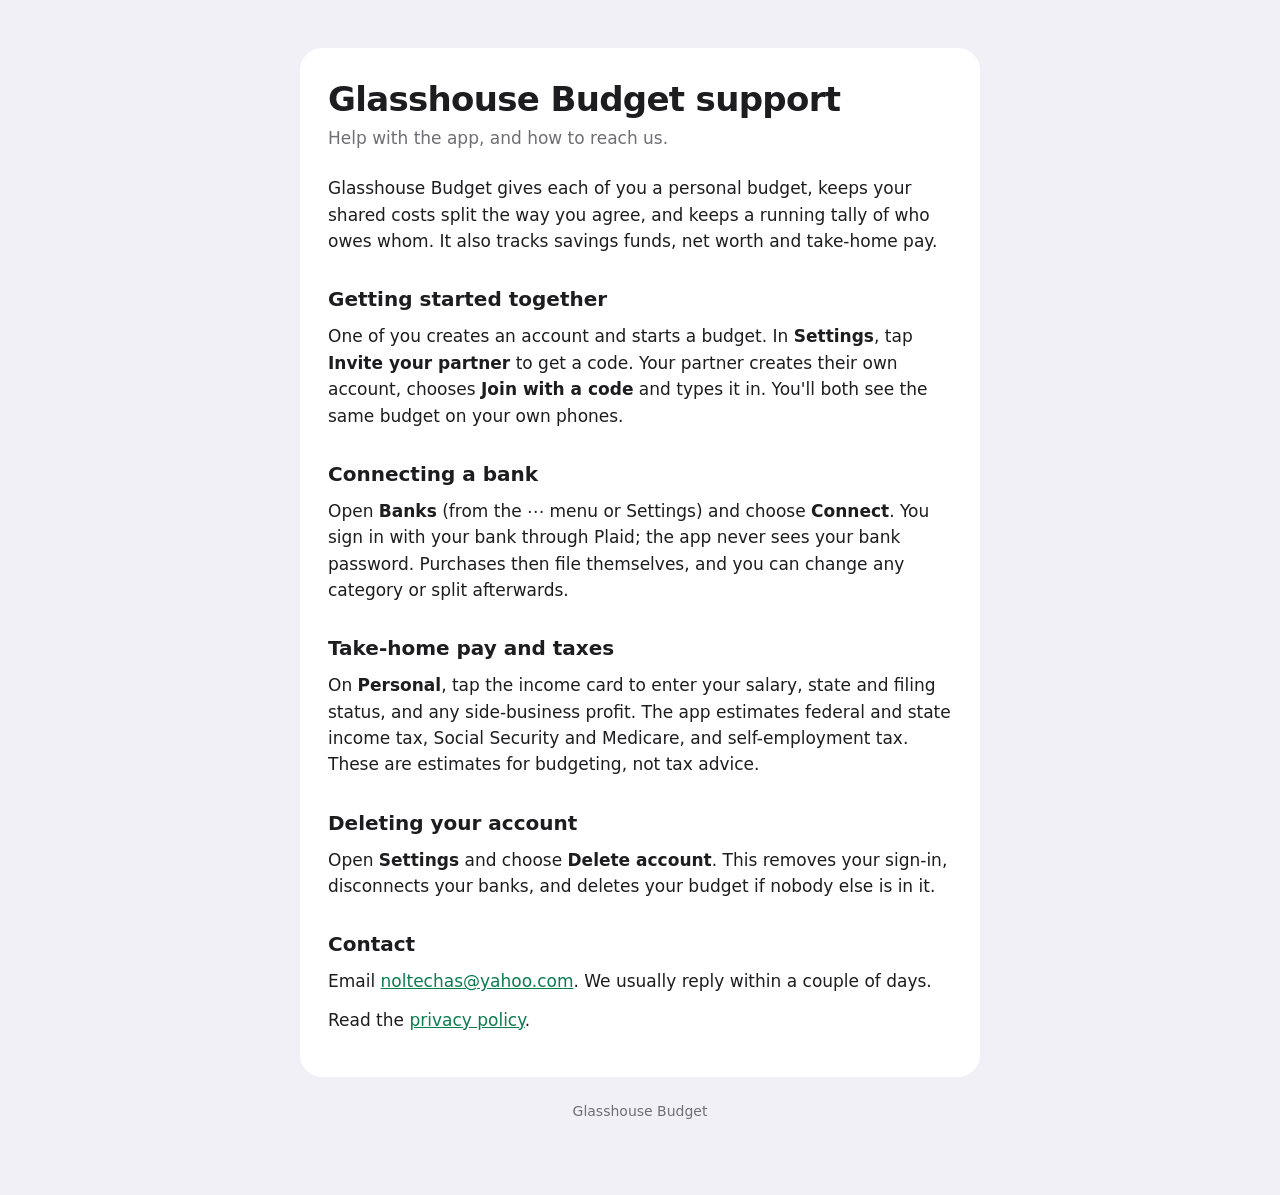
<file: index.html>
<!doctype html>
<html lang="en"><head><meta charset="utf-8"><meta http-equiv="refresh" content="0; url=support.html"><title>Glasshouse Budget</title></head>
<body><a href="support.html">Glasshouse Budget support</a></body></html>
</file>
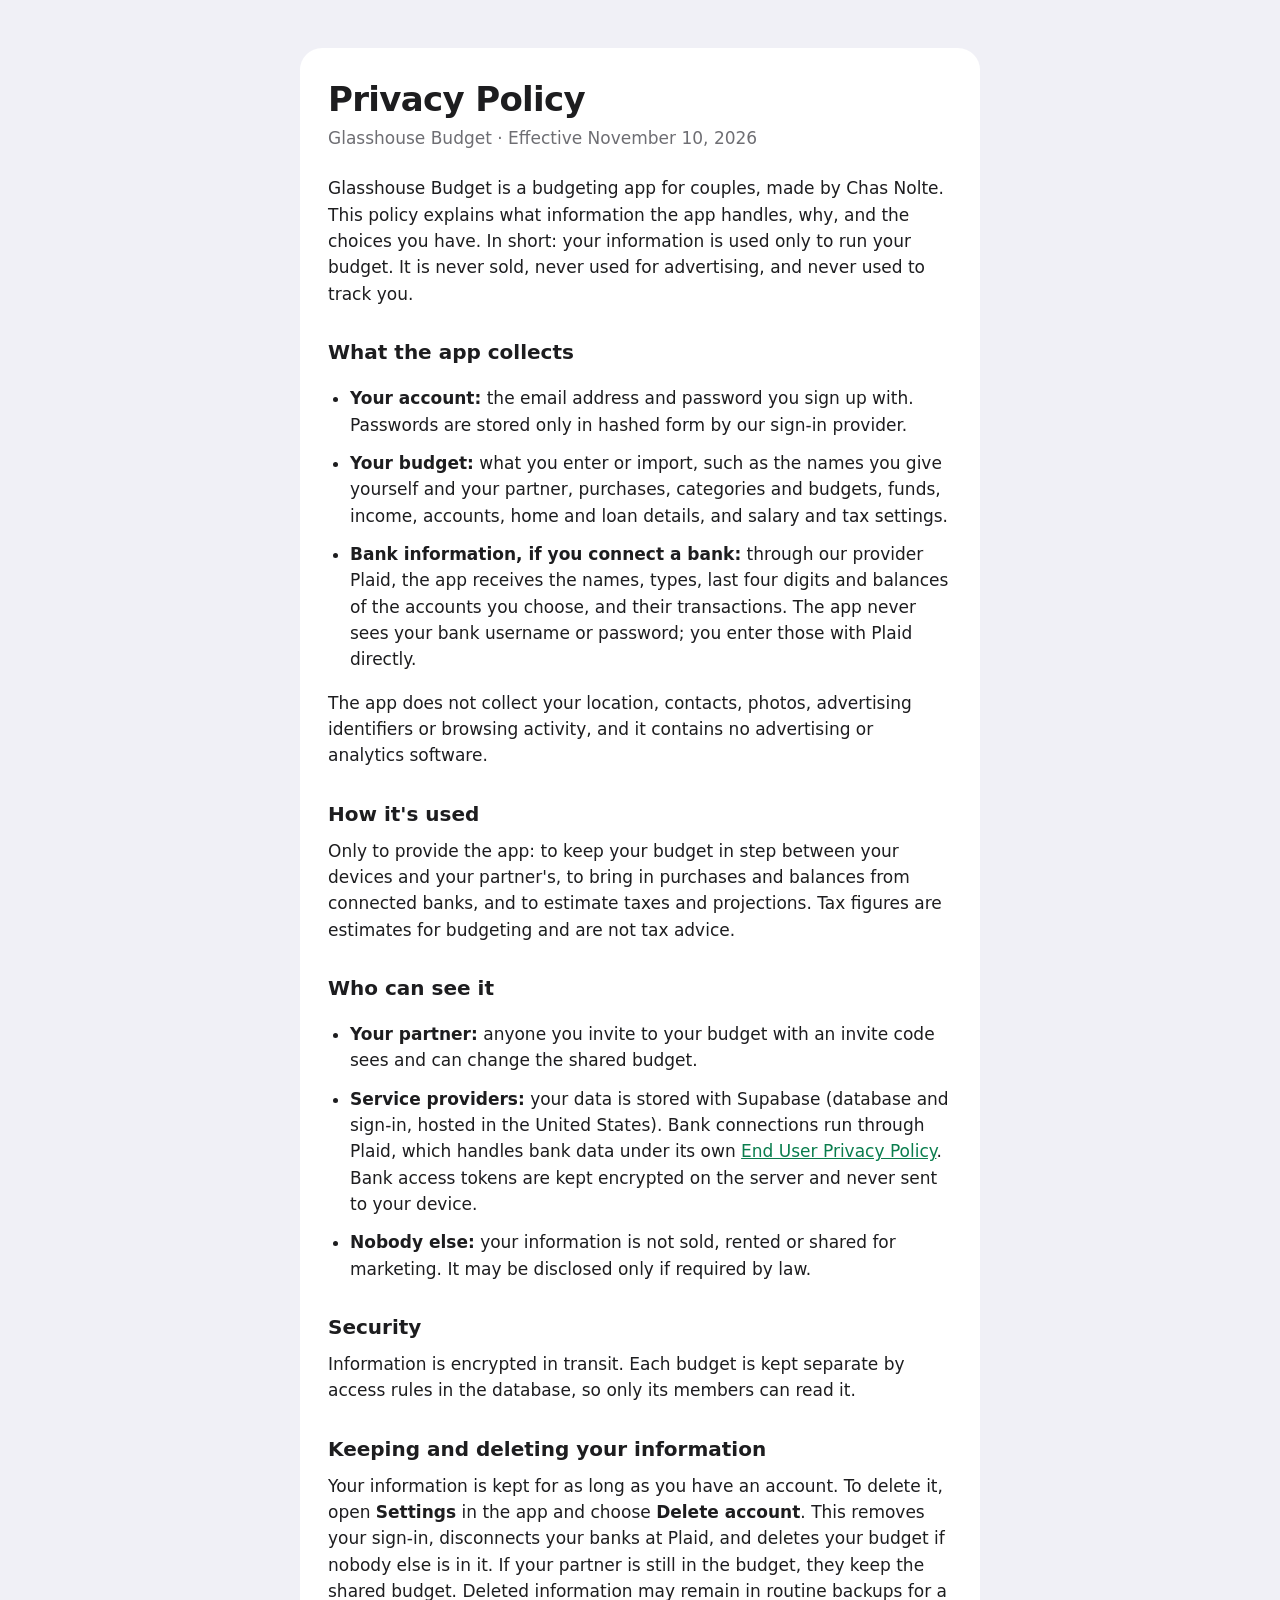
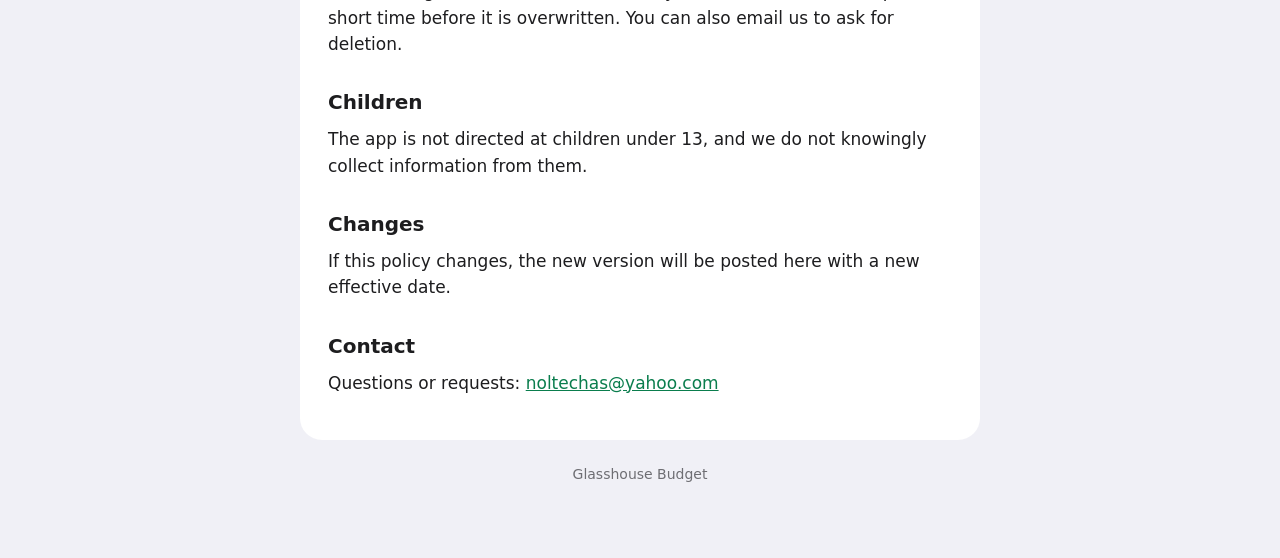
<file: privacy.html>
<!doctype html>
<html lang="en">
<head>
  <meta charset="utf-8" />
  <meta name="viewport" content="width=device-width, initial-scale=1" />
  <title>Privacy Policy · Glasshouse Budget</title>
  <link rel="stylesheet" href="style.css" />
</head>
<body>
<main>
<article>
  <h1>Privacy Policy</h1>
  <p class="meta">Glasshouse Budget · Effective November 10, 2026</p>

  <p>Glasshouse Budget is a budgeting app for couples, made by Chas Nolte. This policy explains what information the app handles, why, and the choices you have. In short: your information is used only to run your budget. It is never sold, never used for advertising, and never used to track you.</p>

  <h2>What the app collects</h2>
  <ul>
    <li><strong>Your account:</strong> the email address and password you sign up with. Passwords are stored only in hashed form by our sign-in provider.</li>
    <li><strong>Your budget:</strong> what you enter or import, such as the names you give yourself and your partner, purchases, categories and budgets, funds, income, accounts, home and loan details, and salary and tax settings.</li>
    <li><strong>Bank information, if you connect a bank:</strong> through our provider Plaid, the app receives the names, types, last four digits and balances of the accounts you choose, and their transactions. The app never sees your bank username or password; you enter those with Plaid directly.</li>
  </ul>
  <p>The app does not collect your location, contacts, photos, advertising identifiers or browsing activity, and it contains no advertising or analytics software.</p>

  <h2>How it's used</h2>
  <p>Only to provide the app: to keep your budget in step between your devices and your partner's, to bring in purchases and balances from connected banks, and to estimate taxes and projections. Tax figures are estimates for budgeting and are not tax advice.</p>

  <h2>Who can see it</h2>
  <ul>
    <li><strong>Your partner:</strong> anyone you invite to your budget with an invite code sees and can change the shared budget.</li>
    <li><strong>Service providers:</strong> your data is stored with Supabase (database and sign-in, hosted in the United States). Bank connections run through Plaid, which handles bank data under its own <a href="https://plaid.com/legal/#end-user-privacy-policy">End User Privacy Policy</a>. Bank access tokens are kept encrypted on the server and never sent to your device.</li>
    <li><strong>Nobody else:</strong> your information is not sold, rented or shared for marketing. It may be disclosed only if required by law.</li>
  </ul>

  <h2>Security</h2>
  <p>Information is encrypted in transit. Each budget is kept separate by access rules in the database, so only its members can read it.</p>

  <h2>Keeping and deleting your information</h2>
  <p>Your information is kept for as long as you have an account. To delete it, open <strong>Settings</strong> in the app and choose <strong>Delete account</strong>. This removes your sign-in, disconnects your banks at Plaid, and deletes your budget if nobody else is in it. If your partner is still in the budget, they keep the shared budget. Deleted information may remain in routine backups for a short time before it is overwritten. You can also email us to ask for deletion.</p>

  <h2>Children</h2>
  <p>The app is not directed at children under 13, and we do not knowingly collect information from them.</p>

  <h2>Changes</h2>
  <p>If this policy changes, the new version will be posted here with a new effective date.</p>

  <h2>Contact</h2>
  <p>Questions or requests: <a href="mailto:noltechas@yahoo.com">noltechas@yahoo.com</a></p>
</article>
<footer>Glasshouse Budget</footer>
</main>
</body>
</html>
</file>
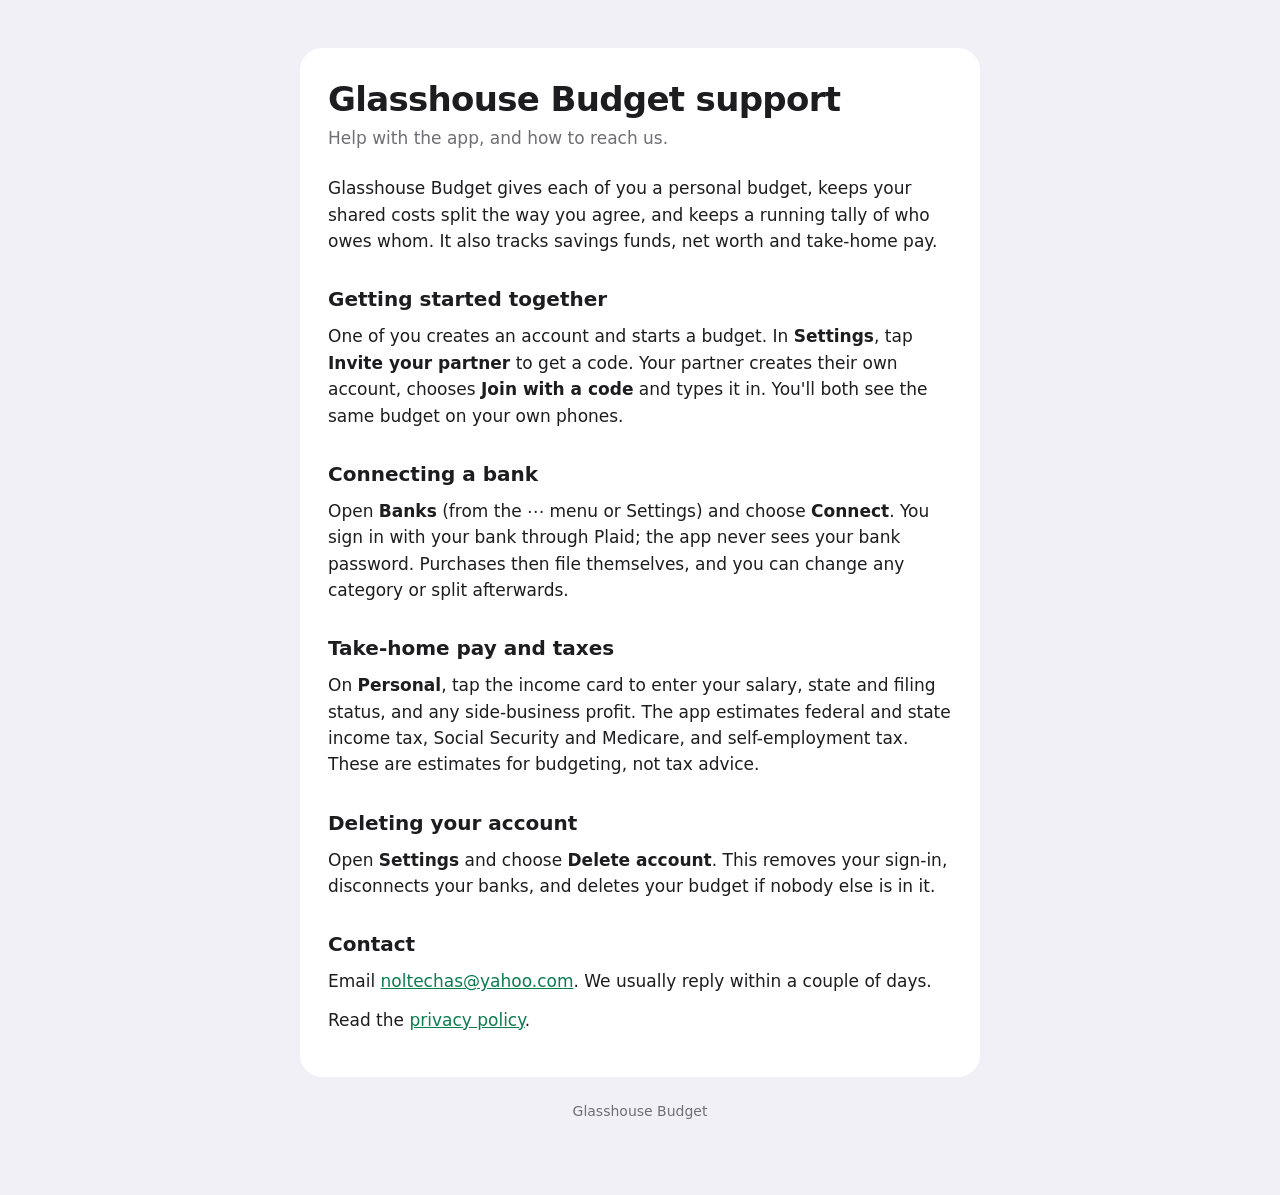
<file: support.html>
<!doctype html>
<html lang="en">
<head>
  <meta charset="utf-8" />
  <meta name="viewport" content="width=device-width, initial-scale=1" />
  <title>Support · Glasshouse Budget</title>
  <link rel="stylesheet" href="style.css" />
</head>
<body>
<main>
<article>
  <h1>Glasshouse Budget support</h1>
  <p class="meta">Help with the app, and how to reach us.</p>

  <p>Glasshouse Budget gives each of you a personal budget, keeps your shared costs split the way you agree, and keeps a running tally of who owes whom. It also tracks savings funds, net worth and take-home pay.</p>

  <h2>Getting started together</h2>
  <p>One of you creates an account and starts a budget. In <strong>Settings</strong>, tap <strong>Invite your partner</strong> to get a code. Your partner creates their own account, chooses <strong>Join with a code</strong> and types it in. You'll both see the same budget on your own phones.</p>

  <h2>Connecting a bank</h2>
  <p>Open <strong>Banks</strong> (from the ⋯ menu or Settings) and choose <strong>Connect</strong>. You sign in with your bank through Plaid; the app never sees your bank password. Purchases then file themselves, and you can change any category or split afterwards.</p>

  <h2>Take-home pay and taxes</h2>
  <p>On <strong>Personal</strong>, tap the income card to enter your salary, state and filing status, and any side-business profit. The app estimates federal and state income tax, Social Security and Medicare, and self-employment tax. These are estimates for budgeting, not tax advice.</p>

  <h2>Deleting your account</h2>
  <p>Open <strong>Settings</strong> and choose <strong>Delete account</strong>. This removes your sign-in, disconnects your banks, and deletes your budget if nobody else is in it.</p>

  <h2>Contact</h2>
  <p>Email <a href="mailto:noltechas@yahoo.com">noltechas@yahoo.com</a>. We usually reply within a couple of days.</p>
  <p>Read the <a href="privacy.html">privacy policy</a>.</p>
</article>
<footer>Glasshouse Budget</footer>
</main>
</body>
</html>
</file>
<file: style.css>
:root { color-scheme: light dark; --bg: #f0f0f6; --card: #fff; --text: #1d1d1f; --muted: #6e6e73; --tint: #0a7d4d; }
@media (prefers-color-scheme: dark) { :root { --bg: #07061a; --card: #1c1c1e; --text: #f5f5f7; --muted: #a1a1a6; --tint: #30d158; } }
* { box-sizing: border-box; }
body { margin: 0; background: var(--bg); color: var(--text); font: 17px/1.55 -apple-system, BlinkMacSystemFont, 'SF Pro Text', system-ui, sans-serif; }
main { max-width: 720px; margin: 0 auto; padding: 48px 20px 72px; }
article { background: var(--card); border-radius: 22px; padding: 32px 28px; }
h1 { font-size: 34px; line-height: 1.15; letter-spacing: -0.02em; margin: 0 0 6px; }
h2 { font-size: 20px; margin: 30px 0 8px; }
p, li { margin: 0 0 12px; }
ul { padding-left: 22px; }
.meta { color: var(--muted); margin-bottom: 24px; }
a { color: var(--tint); }
footer { color: var(--muted); font-size: 14px; text-align: center; margin-top: 24px; }
</file>
